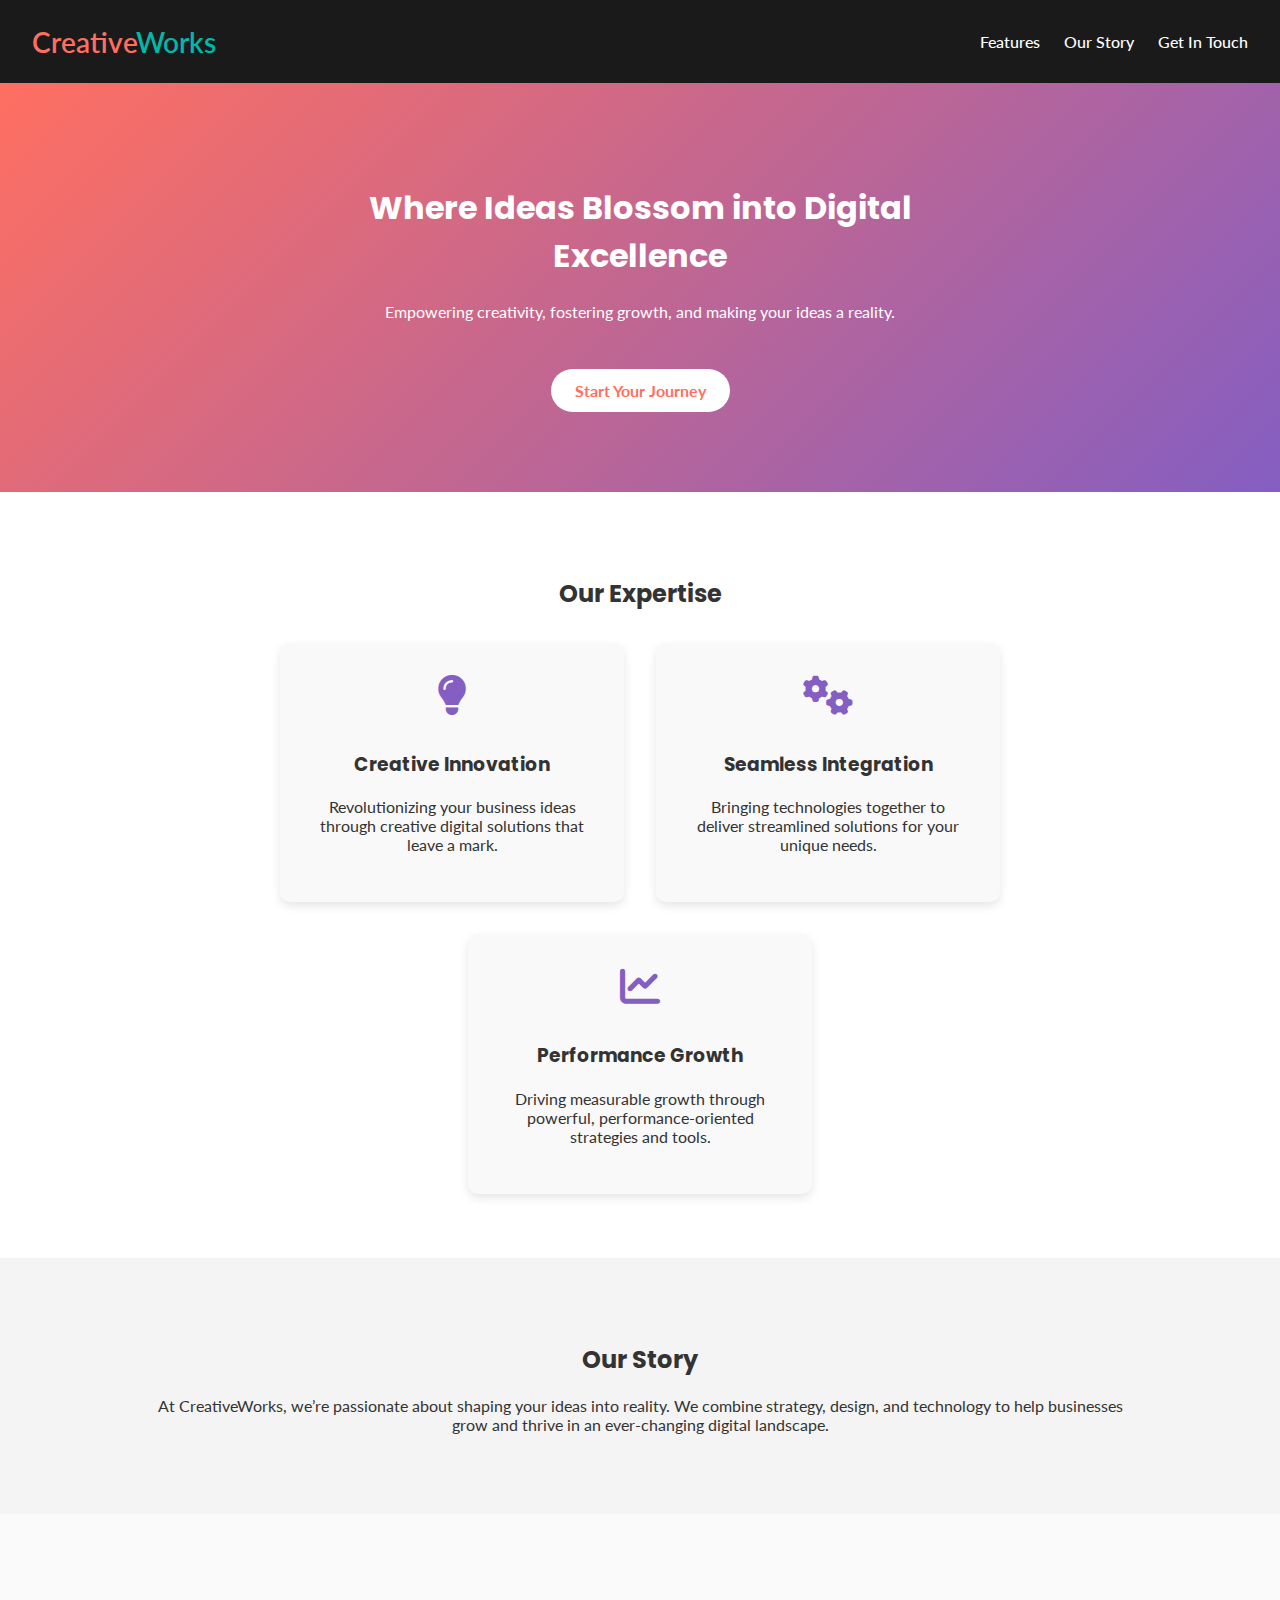
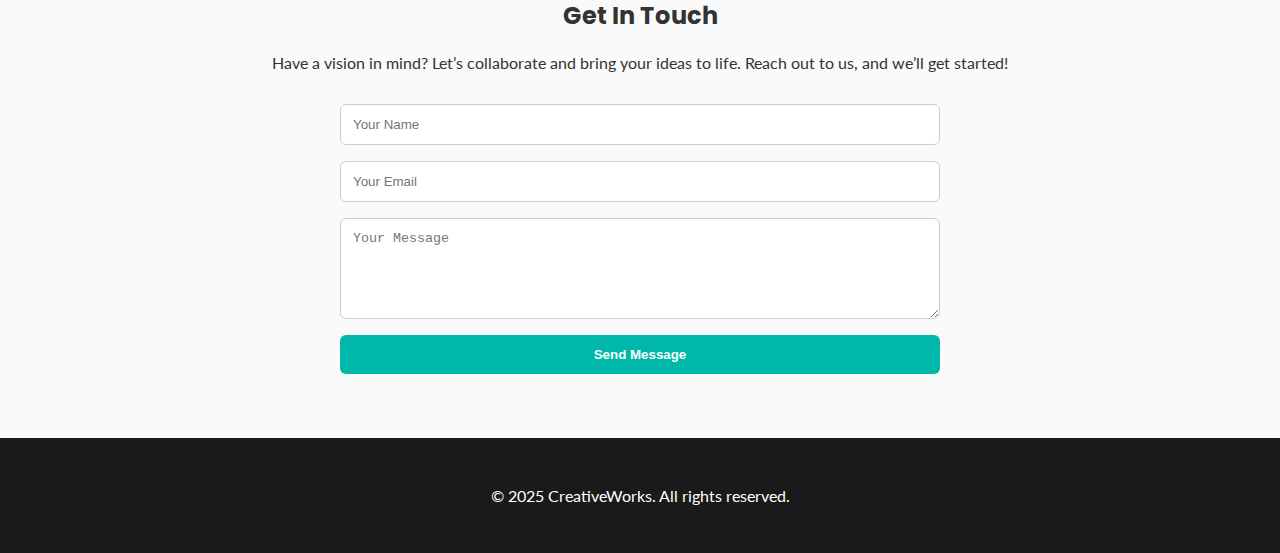
<file: index.html>
<!DOCTYPE html>
<html lang="en">
<head>
  <meta charset="UTF-8" />
  <meta name="viewport" content="width=device-width, initial-scale=1.0" />
  <title>Creative Solutions | Innovate & Grow</title>
  <link rel="stylesheet" href="style.css" />
  
  <!-- Stylish Fonts -->
  <link href="https://fonts.googleapis.com/css2?family=Poppins:wght@400;600&family=Lato:wght@300;400&display=swap" rel="stylesheet" />
  
  <!-- Font Awesome for Icons -->
  <link href="https://cdnjs.cloudflare.com/ajax/libs/font-awesome/6.5.0/css/all.min.css" rel="stylesheet" />
</head>
<body>
  <header>
    <div class="navbar">
      <div class="logo-text">Creative<span>Works</span></div>
      <nav>
        <ul>
          <li><a href="#features">Features</a></li>
          <li><a href="#about">Our Story</a></li>
          <li><a href="#contact">Get In Touch</a></li>
        </ul>
      </nav>
    </div>
  </header>

  <section class="hero">
    <div class="hero-content">
      <h1>Where Ideas Blossom into Digital Excellence</h1>
      <p>Empowering creativity, fostering growth, and making your ideas a reality.</p>
      <a href="#contact" class="cta-btn" id="cta-btn">Start Your Journey</a>
    </div>
  </section>

  <section id="features" class="features">
    <div class="container">
      <h2>Our Expertise</h2>
      <div class="feature-cards">
        <div class="feature-card">
          <i class="fas fa-lightbulb"></i>
          <h3>Creative Innovation</h3>
          <p>Revolutionizing your business ideas through creative digital solutions that leave a mark.</p>
        </div>
        <div class="feature-card">
          <i class="fas fa-cogs"></i>
          <h3>Seamless Integration</h3>
          <p>Bringing technologies together to deliver streamlined solutions for your unique needs.</p>
        </div>
        <div class="feature-card">
          <i class="fas fa-chart-line"></i>
          <h3>Performance Growth</h3>
          <p>Driving measurable growth through powerful, performance-oriented strategies and tools.</p>
        </div>
      </div>
    </div>
  </section>

  <section id="about" class="about">
    <div class="container">
      <h2>Our Story</h2>
      <p>At CreativeWorks, we’re passionate about shaping your ideas into reality. We combine strategy, design, and technology to help businesses grow and thrive in an ever-changing digital landscape.</p>
    </div>
  </section>

  <section id="contact" class="contact">
    <div class="container">
      <h2>Get In Touch</h2>
      <p>Have a vision in mind? Let’s collaborate and bring your ideas to life. Reach out to us, and we’ll get started!</p>
      <form>
        <input type="text" placeholder="Your Name" required>
        <input type="email" placeholder="Your Email" required>
        <textarea placeholder="Your Message" rows="5" required></textarea>
        <button type="submit">Send Message</button>
      </form>
    </div>
  </section>

  <footer>
    <p>&copy; 2025 CreativeWorks. All rights reserved.</p>
  </footer>

  <script>
    document.getElementById('cta-btn').addEventListener('click', function (e) {
      e.preventDefault();
      const targetSection = document.getElementById('contact');
      window.scrollTo({
        top: targetSection.offsetTop,
        behavior: 'smooth',
      });
    });
  </script>
</body>
</html>
</file>
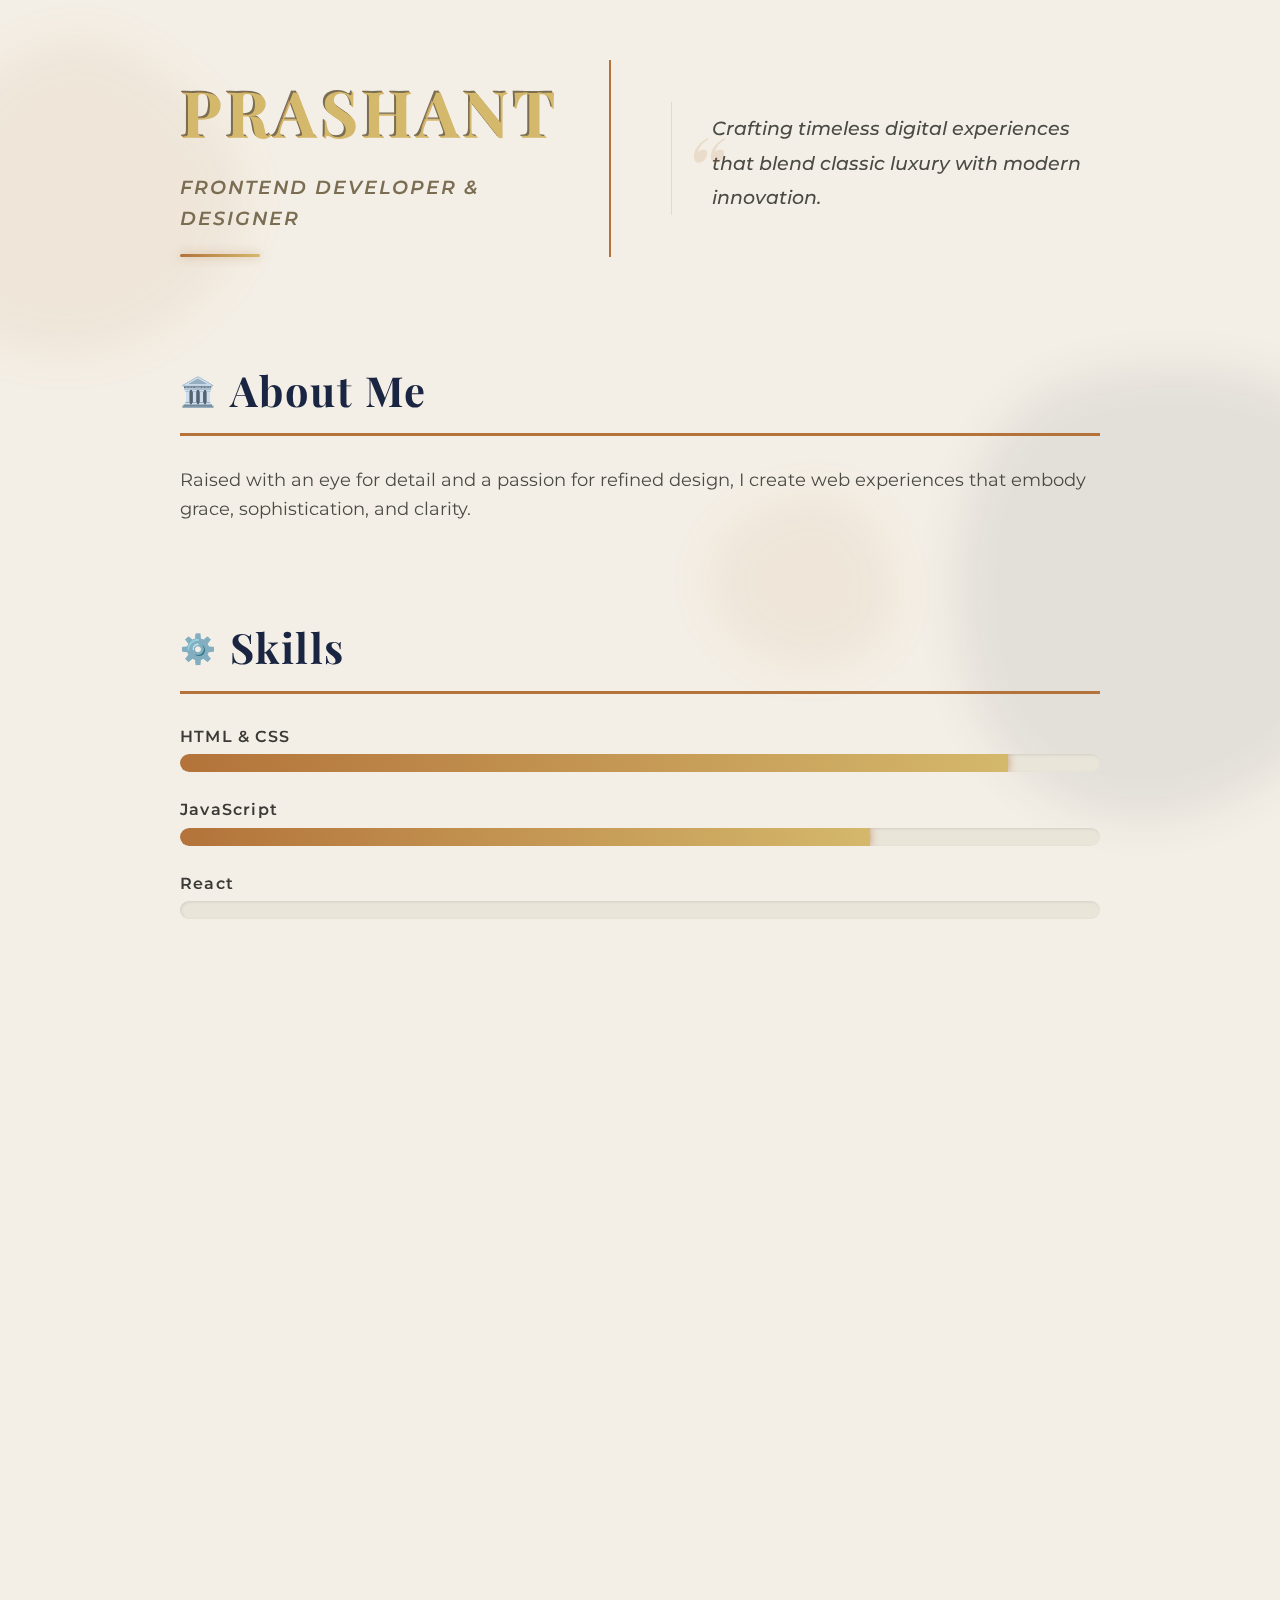
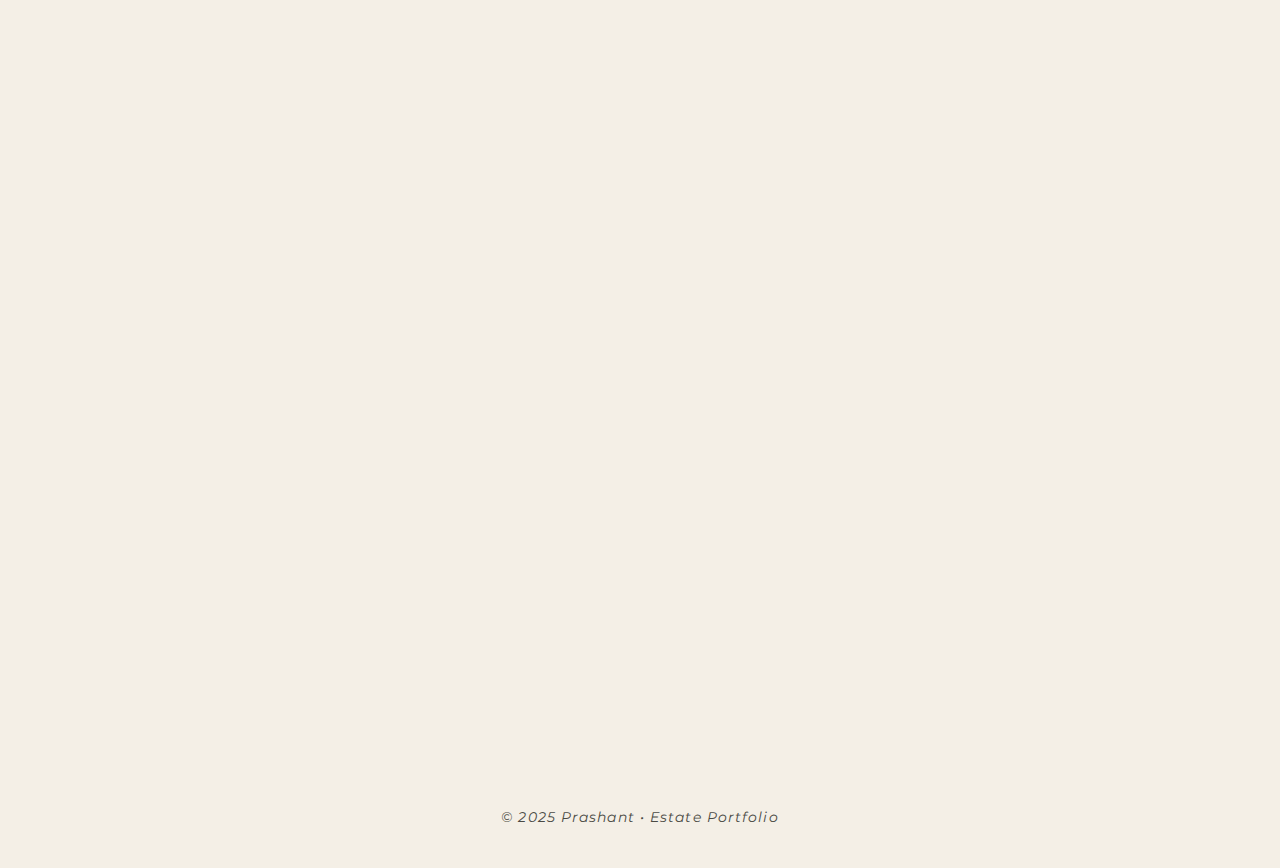
<file: portfolio.html>
<!DOCTYPE html>
<html lang="en" >
<head>
  <meta charset="UTF-8" />
  <meta name="viewport" content="width=device-width, initial-scale=1" />
  <title>Prashant — The Estate Portfolio</title>
  <link href="https://fonts.googleapis.com/css2?family=Playfair+Display:wght@700&family=Montserrat:wght@400;600&display=swap" rel="stylesheet" />
  <link rel="stylesheet" href="portfolio.css" />
</head>
<body>

  <div class="background-shapes">
    <div class="shape shape1"></div>
    <div class="shape shape2"></div>
    <div class="shape shape3"></div>
  </div>

  <div class="container">

    <!-- Split Intro -->
    <section class="intro split fade-slide">
      <div class="left-panel">
        <h1 class="name shimmer">Prashant</h1>
        <p class="title">Frontend Developer & Designer</p>
        <div class="line bronze"></div>
      </div>
      <div class="right-panel">
        <p class="intro-text">
          Crafting timeless digital experiences that blend classic luxury with modern innovation.
        </p>
      </div>
    </section>

    <!-- About Section -->
    <section class="about section fade-slide">
      <h2><span class="fig">🏛️</span> About Me</h2>
      <div class="content">
        <p>Raised with an eye for detail and a passion for refined design, I create web experiences that embody grace, sophistication, and clarity.</p>
      </div>
    </section>

    <!-- Skills Section -->
    <section class="skills section fade-slide">
      <h2><span class="fig">⚙️</span> Skills</h2>
      <div class="skill-bar">
        <span class="skill-name">HTML &amp; CSS</span>
        <div class="bar-bg">
          <div class="bar-fill" style="--fill: 90%"></div>
        </div>
      </div>
      <div class="skill-bar">
        <span class="skill-name">JavaScript</span>
        <div class="bar-bg">
          <div class="bar-fill" style="--fill: 75%"></div>
        </div>
      </div>
      <div class="skill-bar">
        <span class="skill-name">React</span>
        <div class="bar-bg">
          <div class="bar-fill" style="--fill: 65%"></div>
        </div>
      </div>
    </section>

    <!-- Education Section -->
    <section class="education section fade-slide">
      <h2><span class="fig">🎓</span> Education</h2>
      <div class="job tilt-card">
        <h3>Army Public School</h3>
        <span class="period">Class 1 – Class 12</span>
        <p>Completed schooling with a strong foundation and focus on academics and discipline.</p>
      </div>
      <div class="job tilt-card">
        <h3>Galgotias University</h3>
        <span class="period">B.Tech, 3rd Year (Ongoing)</span>
        <p>Pursuing Bachelor of Technology degree, expanding my knowledge in software development and engineering.</p>
      </div>
    </section>

    <!-- Testimonials Section -->
    <section class="testimonials section fade-slide">
      <h2><span class="fig">📝</span> Testimonials</h2>
      <div class="testimonial-cards">
        <div class="testimonial tilt-card">
          <p>"Prashant’s attention to detail and sense of aesthetics elevated our product’s brand to another level."</p>
          <span>- Alexandra M.</span>
        </div>
        <div class="testimonial tilt-card">
          <p>"Elegant code and even more elegant design — working with Prashant was a true pleasure."</p>
          <span>- Jonathan K.</span>
        </div>
      </div>
    </section>

    <!-- Contact Section -->
    <section class="contact section center fade-slide">
      <h2><span class="fig">📬</span> Contact</h2>
      <p>Ready to collaborate or just say hello? Reach out anytime.</p>
      <a href="mailto:prashant.dev@email.com" class="btn">Send Message</a>
    </section>

  </div>

  <footer>
    <p>© 2025 Prashant • Estate Portfolio</p>
  </footer>

  <script src="script.js"></script>
</body>
</html>
</file>
<file: style.css>
/* Typography & Base */
body {
  margin: 0;
  font-family: 'Lato', sans-serif;
  background-color: #f4f4f4;
  color: #333;
}
h1, h2, h3 {
  font-family: 'Poppins', sans-serif;
}
a {
  text-decoration: none;
}

/* Header */
header {
  background-color: #1a1a1a;
  padding: 1rem 2rem;
  color: white;
}
.navbar {
  display: flex;
  justify-content: space-between;
  align-items: center;
}
.logo-text {
  font-size: 1.75rem;
  font-weight: 600;
  color: #FF6F61;
}
.logo-text span {
  color: #00B8A9;
}
nav ul {
  list-style: none;
  display: flex;
  gap: 1.5rem;
}
nav a {
  color: white;
  font-weight: 500;
}
nav a:hover {
  color: #FF6F61;
}

/* Hero Section */
.hero {
  background: linear-gradient(135deg, #FF6F61, #845EC2);
  color: white;
  padding: 5rem 2rem;
  text-align: center;
}
.hero-content {
  max-width: 700px;
  margin: auto;
}
.cta-btn {
  display: inline-block;
  margin-top: 2rem;
  background-color: white;
  color: #FF6F61;
  padding: 0.75rem 1.5rem;
  border-radius: 25px;
  font-weight: bold;
  transition: 0.3s;
}
.cta-btn:hover {
  background-color: #f0f0f0;
}

/* Sections */
section {
  padding: 4rem 2rem;
  text-align: center;
}
.container {
  max-width: 1000px;
  margin: auto;
}
.features {
  background-color: #ffffff;
}
.feature-cards {
  display: flex;
  flex-wrap: wrap;
  justify-content: center;
  gap: 2rem;
  margin-top: 2rem;
}
.feature-card {
  background: #f9f9f9;
  padding: 2rem;
  border-radius: 10px;
  width: 280px;
  box-shadow: 0 4px 10px rgba(0,0,0,0.1);
}
.feature-card i {
  font-size: 2.5rem;
  color: #845EC2;
  margin-bottom: 1rem;
}

/* Contact */
.contact {
  background-color: #fafafa;
}
form {
  display: flex;
  flex-direction: column;
  gap: 1rem;
  max-width: 600px;
  margin: 2rem auto 0;
}
input, textarea {
  padding: 0.75rem;
  border: 1px solid #ccc;
  border-radius: 6px;
}
button {
  background-color: #00B8A9;
  color: white;
  border: none;
  padding: 0.75rem;
  border-radius: 6px;
  cursor: pointer;
  font-weight: bold;
}
button:hover {
  background-color: #00968c;
}

/* Footer */
footer {
  background-color: #1a1a1a;
  color: white;
  text-align: center;
  padding: 2rem;
}
</file>
<file: portfolio.css>
/* Reset & Base */
* {
  margin: 0;
  padding: 0;
  box-sizing: border-box;
}
body {
  font-family: 'Montserrat', sans-serif;
  background: #f4efe6;
  color: #3b3a36;
  line-height: 1.6;
  font-size: 18px;
  min-height: 100vh;
  position: relative;
  overflow-x: hidden;
}
h1, h2, h3 {
  font-family: 'Playfair Display', serif;
  color: #1a2541;
}
p {
  margin-top: 0.5em;
  color: #4a4a44;
}

/* Background Shapes */
.background-shapes {
  position: fixed;
  top: 0;
  left: 0;
  width: 100vw;
  height: 100vh;
  pointer-events: none;
  z-index: 0;
  overflow: visible;
}
.shape {
  position: absolute;
  opacity: 0.07;
  filter: blur(24px);
  border-radius: 40% 60% 60% 40% / 60% 40% 60% 40%;
}
.shape1 {
  width: 320px;
  height: 320px;
  background: #b3733a;
  top: 5%;
  left: -80px;
  transform: rotate(25deg);
}
.shape2 {
  width: 450px;
  height: 450px;
  background: #1a2541;
  bottom: 10%;
  right: -120px;
  transform: rotate(-15deg);
}
.shape3 {
  width: 180px;
  height: 180px;
  background: #b3733a;
  top: 55%;
  right: 30%;
  transform: rotate(55deg);
}

/* Container */
.container {
  max-width: 960px;
  margin: 0 auto;
  padding: 60px 20px 120px;
  position: relative;
  z-index: 10;
}

/* Split Intro */
.intro.split {
  display: flex;
  margin-bottom: 100px;
  align-items: center;
  gap: 60px;
}
.left-panel {
  flex: 1;
  border-right: 2px solid #b3733a;
  padding-right: 40px;
  position: relative;
}
.name {
  font-size: 4rem;
  font-weight: 700;
  letter-spacing: 4px;
  color: #1a2541;
  text-transform: uppercase;
  margin-bottom: 10px;
  text-shadow: 1px 1px 4px rgba(179,115,58,0.35);
  position: relative;
  /* Emboss effect */
  text-shadow:
     1px 1px 0 #d4b86b,
    -1px -1px 0 #7a6d52;
  background: linear-gradient(90deg, #b3733a 0%, #d4b86b 50%, #b3733a 100%);
  background-size: 200% 100%;
  -webkit-background-clip: text;
  -webkit-text-fill-color: transparent;
  animation: shimmer 3s infinite linear;
  user-select: none;
  cursor: default;
}

/* Shimmer animation */
@keyframes shimmer {
  0% {
    background-position: 200% 0;
  }
  100% {
    background-position: -200% 0;
  }
}

.title {
  font-size: 1.2rem;
  font-weight: 600;
  color: #7a6d52;
  text-transform: uppercase;
  letter-spacing: 2px;
  font-style: italic;
}
.line.bronze {
  width: 80px;
  height: 3px;
  background: linear-gradient(90deg, #b3733a, #d4b86b);
  margin-top: 20px;
  border-radius: 3px;
  box-shadow: 0 0 10px rgba(179,115,58,0.5);
}
.right-panel {
  flex: 1;
  font-size: 1.2rem;
  color: #5a5344;
  font-weight: 500;
  padding-left: 40px;
  font-style: italic;
  line-height: 1.8;
  border-left: 1px solid #e1dcca;
  position: relative;
}
.right-panel::before {
  content: "“";
  font-family: 'Playfair Display', serif;
  font-size: 6rem;
  color: #b3733a;
  opacity: 0.15;
  position: absolute;
  top: -20px;
  left: 10px;
  user-select: none;
}

/* Section Titles with figure */
.section h2 {
  font-family: 'Playfair Display', serif;
  font-size: 2.6rem;
  margin-bottom: 30px;
  color: #1a2541;
  border-bottom: 3px solid #b3733a;
  padding-bottom: 10px;
  letter-spacing: 1.5px;
  display: flex;
  align-items: center;
  gap: 12px;
  position: relative;
}
.fig {
  font-size: 1.8rem;
  color: #b3733a;
  user-select: none;
}

/* Sections */
.section {
  margin-bottom: 90px;
}

/* Skills */
.skill-bar {
  margin-bottom: 25px;
}
.skill-name {
  font-weight: 600;
  margin-bottom: 5px;
  display: block;
  color: #3b3a36;
  letter-spacing: 1.2px;
  font-size: 1rem;
}
.bar-bg {
  background: #eae5d9;
  border-radius: 12px;
  overflow: hidden;
  height: 18px;
  box-shadow: inset 1px 1px 3px rgba(0,0,0,0.1);
}
.bar-fill {
  height: 100%;
  background: linear-gradient(90deg, #b3733a 0%, #d4b86b 100%);
  width: var(--fill);
  transition: width 1.6s ease-in-out;
  box-shadow: 0 0 8px rgba(179,115,58,0.7);
  border-radius: 12px 0 0 12px;
  opacity: 0;
}

/* Education Section */
.job {
  margin-bottom: 40px;
  background: #f9f7f2;
  border-left: 5px solid #b3733a;
  padding: 18px 25px 22px;
  border-radius: 8px;
  box-shadow: 0 4px 20px rgba(179,115,58,0.15);
  transition: box-shadow 0.3s ease, transform 0.3s ease;
  position: relative;
  transform-style: preserve-3d;
  will-change: transform;
}
.job:hover {
  box-shadow: 0 12px 30px rgba(179,115,58,0.4);
  transform: translateZ(30px);
}
.job h3 {
  color: #4a492f;
  font-weight: 700;
  position: relative;
  padding-left: 32px;
  font-size: 1.25rem;
}
.job h3::before {
  content: '♦';
  color: #b3733a;
  position: absolute;
  left: 0;
  top: 4px;
  font-size: 1.7rem;
  line-height: 1;
  font-weight: 900;
  opacity: 0.7;
}
.period {
  font-style: italic;
  color: #7a6d52;
  font-size: 0.95rem;
  margin-bottom: 12px;
}

/* Testimonials */
.testimonial-cards {
  display: flex;
  gap: 30px;
  flex-wrap: wrap;
}
.testimonial {
  background: #f9f7f2;
  flex: 1 1 300px;
  padding: 25px 30px;
  border-radius: 12px;
  box-shadow: 0 4px 20px rgba(179,115,58,0.12);
  font-style: italic;
  font-weight: 500;
  color: #4a492f;
  position: relative;
  transform-style: preserve-3d;
  will-change: transform;
  transition: box-shadow 0.3s ease, transform 0.3s ease;
}
.testimonial:hover {
  box-shadow: 0 12px 30px rgba(179,115,58,0.3);
  transform: translateZ(20px);
}
.testimonial span {
  display: block;
  margin-top: 20px;
  font-weight: 700;
  color: #7a6d52;
  text-align: right;
}

/* Contact Section */
.contact.center {
  text-align: center;
}
.btn {
  margin-top: 25px;
  display: inline-block;
  background: linear-gradient(45deg, #b3733a, #d4b86b);
  color: #fff;
  padding: 14px 38px;
  border-radius: 45px;
  font-weight: 600;
  letter-spacing: 1.1px;
  box-shadow: 0 4px 15px rgba(179,115,58,0.7);
  text-decoration: none;
  transition: box-shadow 0.4s ease, transform 0.3s ease;
}
.btn:hover {
  box-shadow: 0 8px 30px rgba(179,115,58,1);
  transform: scale(1.07);
}

/* Footer */
footer {
  text-align: center;
  font-size: 14px;
  color: #7a6d52;
  padding: 20px 0 40px;
  font-style: italic;
  user-select: none;
  letter-spacing: 1.1px;
}

/* Fade & Slide Animations */
.fade-slide {
  opacity: 0;
  transform: translateY(30px);
  transition: opacity 1s ease, transform 1s ease;
}
.fade-slide.visible {
  opacity: 1;
  transform: translateY(0);
}

/* Tilt Cards */
.tilt-card {
  perspective: 900px;
}
.tilt-card:hover {
  cursor: pointer;
}
.tilt-card:hover .job,
.tilt-card:hover .testimonial {
  transform-style: preserve-3d;
}

/* Custom 3D tilt effect on card */
.tilt-card > * {
  transition: transform 0.25s ease;
  will-change: transform;
}

/* Responsive */
@media (max-width: 900px) {
  .intro.split {
    flex-direction: column;
  }
  .left-panel, .right-panel {
    border: none;
    padding: 0;
  }
  .right-panel::before {
    display: none;
  }
  .testimonial-cards {
    flex-direction: column;
  }
}
</file>
